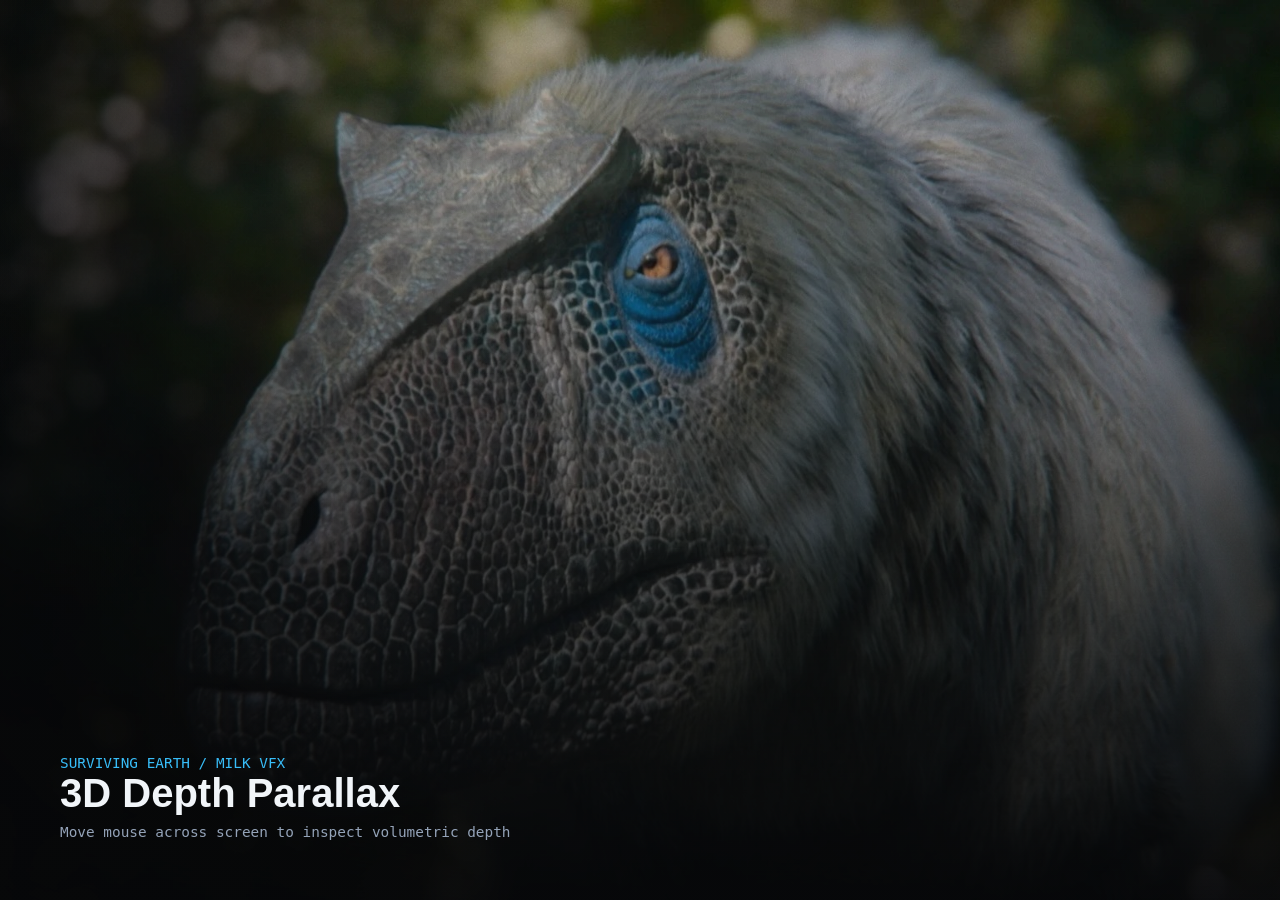
<file: test_parallax.html>
<!DOCTYPE html>
<html lang="en">
<head>
    <meta charset="UTF-8">
    <meta name="viewport" content="width=device-width, initial-scale=1.0">
    <title>3D Parallax Depth Test - Surviving Earth</title>
    <style>
        * { margin: 0; padding: 0; box-sizing: border-box; }
        body {
            background: #08090c;
            color: #fff;
            font-family: sans-serif;
            overflow: hidden;
            width: 100vw;
            height: 100vh;
            display: flex;
            align-items: center;
            justify-content: center;
        }
        #canvas-container {
            position: relative;
            width: 100vw;
            height: 100vh;
            overflow: hidden;
        }
        canvas {
            position: absolute;
            top: 0;
            left: 0;
            width: 100%;
            height: 100%;
            display: block;
        }
        .vignette {
            position: absolute;
            top: 0;
            left: 0;
            width: 100%;
            height: 100%;
            pointer-events: none;
            background: linear-gradient(to top, rgba(6, 7, 9, 0.95) 0%, rgba(6, 7, 9, 0.4) 60%, rgba(6, 7, 9, 0.2) 100%),
                        linear-gradient(to right, rgba(6, 7, 9, 0.8) 0%, transparent 40%);
        }
        .info {
            position: absolute;
            bottom: 60px;
            left: 60px;
            z-index: 10;
            pointer-events: none;
        }
        .info h1 {
            font-size: 2.5rem;
            margin-bottom: 8px;
            color: #f1f5f9;
        }
        .info p {
            color: #38bdf8;
            font-family: monospace;
            font-size: 0.9rem;
        }
    </style>
</head>
<body>
    <div id="canvas-container">
        <canvas id="parallax-canvas"></canvas>
        <div class="vignette"></div>
        <div class="info">
            <p>SURVIVING EARTH / MILK VFX</p>
            <h1>3D Depth Parallax</h1>
            <p style="color: #94a3b8; margin-top: 4px;">Move mouse across screen to inspect volumetric depth</p>
        </div>
    </div>

    <script>
        const canvas = document.getElementById('parallax-canvas');
        const gl = canvas.getContext('webgl', { antialias: true, alpha: false, depth: false });

        if (!gl) {
            console.error('WebGL not supported');
        }

        const vsSource = `
            attribute vec2 a_position;
            varying vec2 v_uv;
            void main() {
                v_uv = (a_position + 1.0) * 0.5;
                v_uv.y = 1.0 - v_uv.y;
                gl_Position = vec4(a_position, 0.0, 1.0);
            }
        `;

        const fsSource = `
            precision mediump float;
            varying vec2 v_uv;

            uniform sampler2D u_image;
            uniform sampler2D u_depth;
            uniform vec2 u_mouse;
            uniform vec2 u_resolution;
            uniform vec2 u_imageResolution;
            uniform float u_time;

            void main() {
                float canvasAspect = u_resolution.x / u_resolution.y;
                float imgAspect = u_imageResolution.x / u_imageResolution.y;
                vec2 ratio = vec2(
                    min(canvasAspect / imgAspect, 1.0),
                    min((1.0 / canvasAspect) / (1.0 / imgAspect), 1.0)
                );
                vec2 uv = (v_uv - 0.5) * ratio + 0.5;

                vec2 ambient = vec2(
                    sin(u_time * 0.5) * 0.001,
                    cos(u_time * 0.7) * 0.0008
                );

                vec2 mouseOffset = (u_mouse * 0.022 + ambient);

                float d = texture2D(u_depth, uv).r;
                float focus = 0.62;
                float depthFactor = (d - focus);

                vec2 offset = mouseOffset * depthFactor;
                float ca = 0.0012 * length(u_mouse);

                float r = texture2D(u_image, uv - offset - vec2(ca, 0.0)).r;
                float g = texture2D(u_image, uv - offset).g;
                float b = texture2D(u_image, uv - offset + vec2(ca, 0.0)).b;

                vec2 step = 1.0 / u_imageResolution;
                float dL = texture2D(u_depth, uv - vec2(step.x * 2.0, 0.0)).r;
                float dR = texture2D(u_depth, uv + vec2(step.x * 2.0, 0.0)).r;
                float dU = texture2D(u_depth, uv - vec2(0.0, step.y * 2.0)).r;
                float dD = texture2D(u_depth, uv + vec2(0.0, step.y * 2.0)).r;

                vec3 norm = normalize(vec3((dL - dR) * 2.5, (dU - dD) * 2.5, 1.0));
                vec3 light = normalize(vec3(-u_mouse.x * 0.7, u_mouse.y * 0.7, 0.9));
                float spec = pow(max(0.0, dot(norm, light)), 6.0) * 0.05 * d;

                gl_FragColor = vec4(vec3(r, g, b) + vec3(spec), 1.0);
            }
        `;

        function createShader(gl, type, source) {
            const shader = gl.createShader(type);
            gl.shaderSource(shader, source);
            gl.compileShader(shader);
            if (!gl.getShaderParameter(shader, gl.COMPILE_STATUS)) {
                console.error(gl.getShaderInfoLog(shader));
                gl.deleteShader(shader);
                return null;
            }
            return shader;
        }

        const vs = createShader(gl, gl.VERTEX_SHADER, vsSource);
        const fs = createShader(gl, gl.FRAGMENT_SHADER, fsSource);
        const program = gl.createProgram();
        gl.attachShader(program, vs);
        gl.attachShader(program, fs);
        gl.linkProgram(program);
        gl.useProgram(program);

        const posBuffer = gl.createBuffer();
        gl.bindBuffer(gl.ARRAY_BUFFER, posBuffer);
        gl.bufferData(gl.ARRAY_BUFFER, new Float32Array([
            -1, -1,
             1, -1,
            -1,  1,
            -1,  1,
             1, -1,
             1,  1
        ]), gl.STATIC_DRAW);

        const aPos = gl.getAttribLocation(program, 'a_position');
        gl.enableVertexAttribArray(aPos);
        gl.vertexAttribPointer(aPos, 2, gl.FLOAT, false, 0, 0);

        const uMouse = gl.getUniformLocation(program, 'u_mouse');
        const uRes = gl.getUniformLocation(program, 'u_resolution');
        const uImgRes = gl.getUniformLocation(program, 'u_imageResolution');
        const uTime = gl.getUniformLocation(program, 'u_time');
        const uImage = gl.getUniformLocation(program, 'u_image');
        const uDepth = gl.getUniformLocation(program, 'u_depth');

        gl.uniform1i(uImage, 0);
        gl.uniform1i(uDepth, 1);
        gl.uniform2f(uImgRes, 1920.0, 1080.0);

        function loadTexture(gl, url, unit) {
            const tex = gl.createTexture();
            gl.activeTexture(gl.TEXTURE0 + unit);
            gl.bindTexture(gl.TEXTURE_2D, tex);
            gl.texParameteri(gl.TEXTURE_2D, gl.TEXTURE_WRAP_S, gl.CLAMP_TO_EDGE);
            gl.texParameteri(gl.TEXTURE_2D, gl.TEXTURE_WRAP_T, gl.CLAMP_TO_EDGE);
            gl.texParameteri(gl.TEXTURE_2D, gl.TEXTURE_MIN_FILTER, gl.LINEAR);
            gl.texParameteri(gl.TEXTURE_2D, gl.TEXTURE_MAG_FILTER, gl.LINEAR);

            gl.texImage2D(gl.TEXTURE_2D, 0, gl.RGBA, 1, 1, 0, gl.RGBA, gl.UNSIGNED_BYTE, new Uint8Array([10, 12, 16, 255]));

            const img = new Image();
            img.crossOrigin = 'anonymous';
            img.onload = () => {
                gl.activeTexture(gl.TEXTURE0 + unit);
                gl.bindTexture(gl.TEXTURE_2D, tex);
                gl.texImage2D(gl.TEXTURE_2D, 0, gl.RGBA, gl.RGBA, gl.UNSIGNED_BYTE, img);
            };
            img.src = url;
            return tex;
        }

        loadTexture(gl, 'assets/images/surviving_earth_slide.jpg', 0);
        loadTexture(gl, 'assets/images/surviving_earth_depth.png', 1);

        let targetMouse = { x: 0, y: 0 };
        let currentMouse = { x: 0, y: 0 };

        window.addEventListener('mousemove', (e) => {
            targetMouse.x = (e.clientX / window.innerWidth) * 2 - 1;
            targetMouse.y = (e.clientY / window.innerHeight) * 2 - 1;
        });

        window.addEventListener('mouseleave', () => {
            targetMouse.x = 0;
            targetMouse.y = 0;
        });

        function resize() {
            canvas.width = window.innerWidth;
            canvas.height = window.innerHeight;
            gl.viewport(0, 0, canvas.width, canvas.height);
            gl.uniform2f(uRes, canvas.width, canvas.height);
        }
        window.addEventListener('resize', resize);
        resize();

        let startTime = performance.now();

        function render() {
            currentMouse.x += (targetMouse.x - currentMouse.x) * 0.05;
            currentMouse.y += (targetMouse.y - currentMouse.y) * 0.05;

            gl.uniform2f(uMouse, currentMouse.x, currentMouse.y);
            gl.uniform1f(uTime, (performance.now() - startTime) * 0.001);

            gl.drawArrays(gl.TRIANGLES, 0, 6);
            requestAnimationFrame(render);
        }
        requestAnimationFrame(render);
    </script>
</body>
</html>
</file>
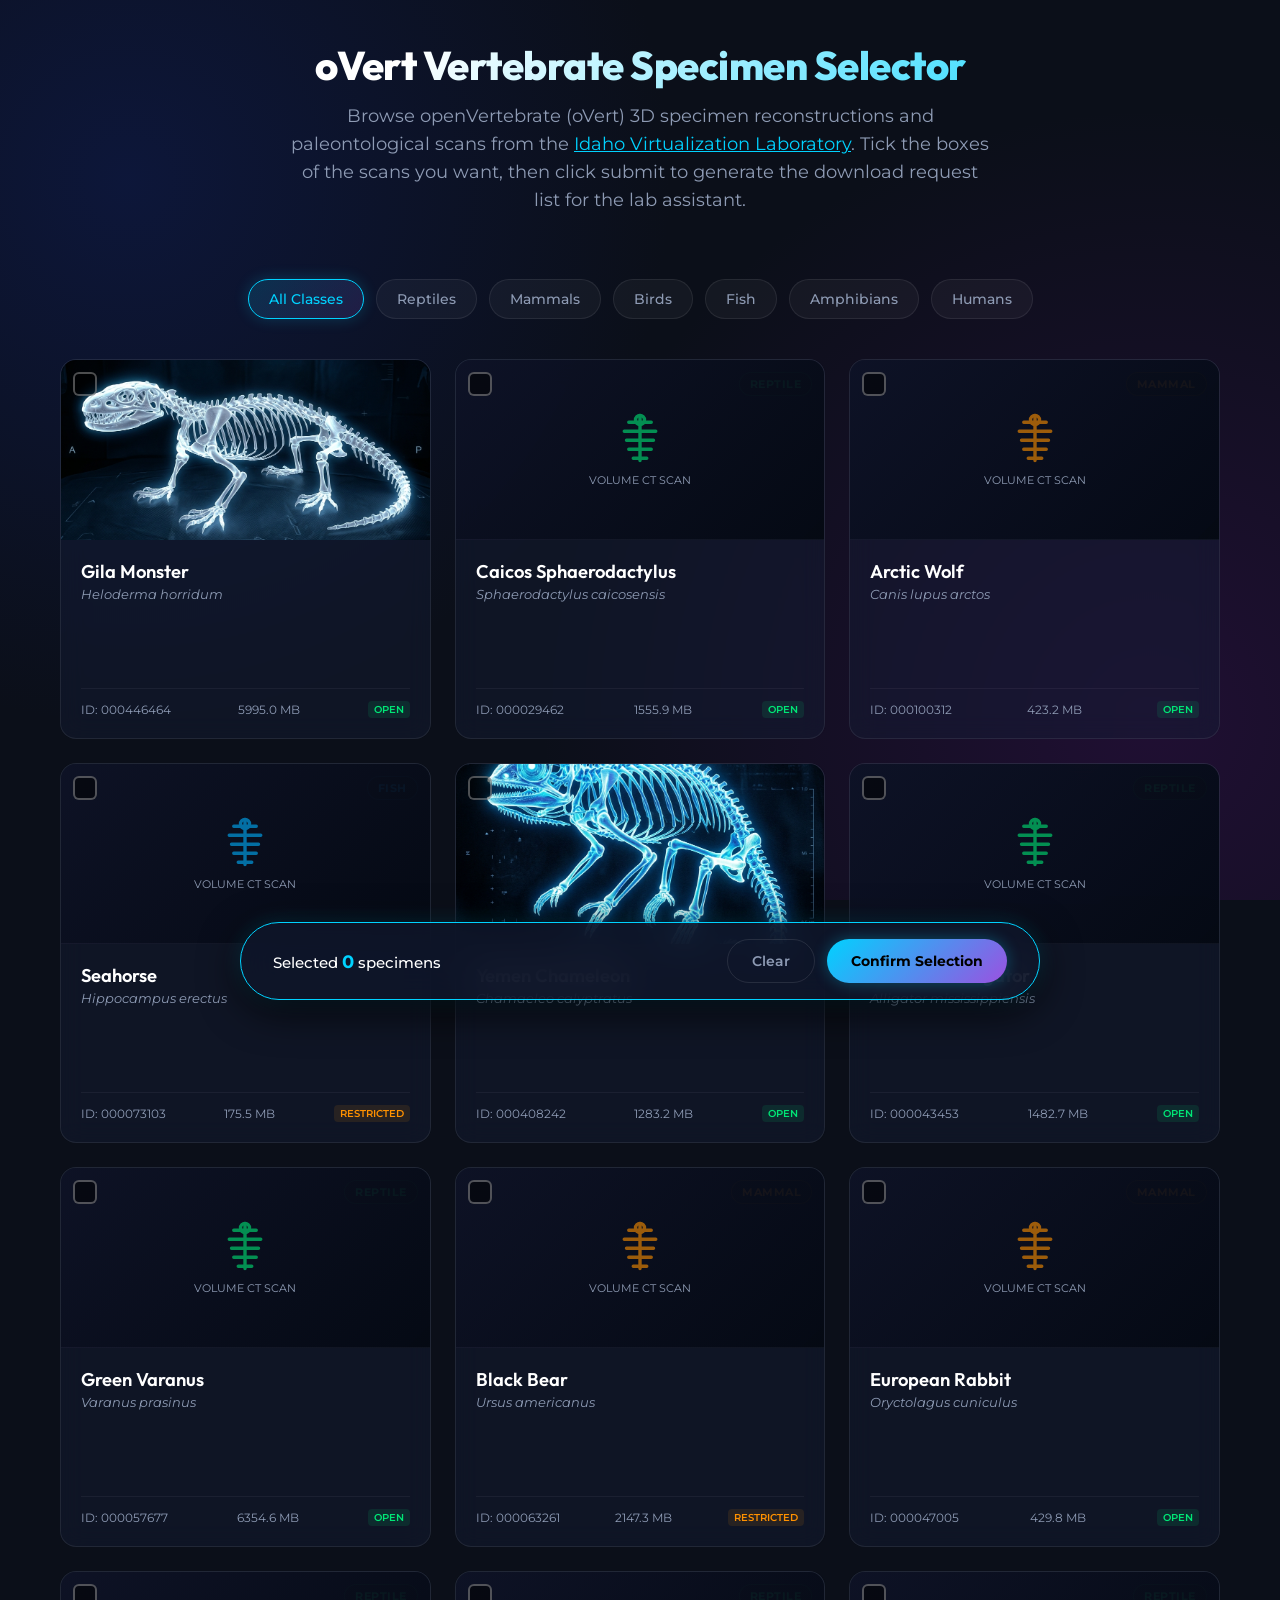
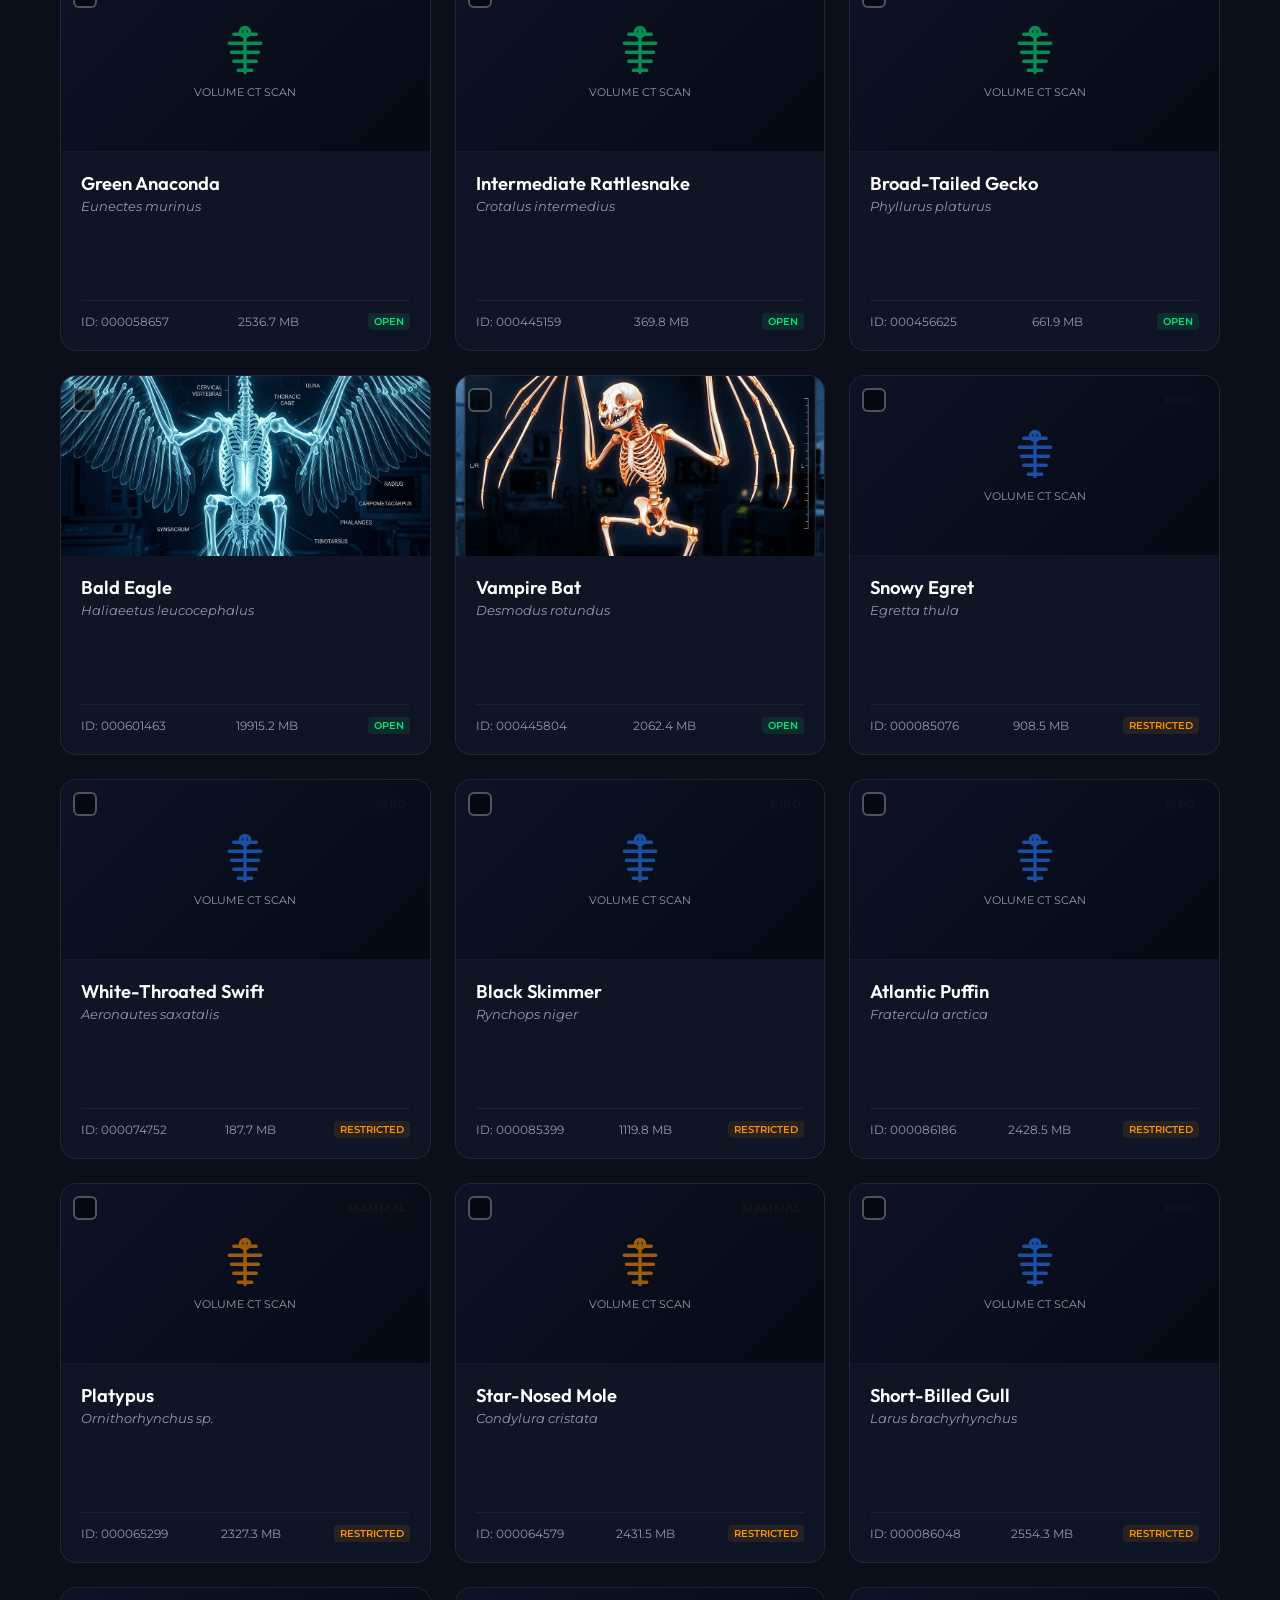
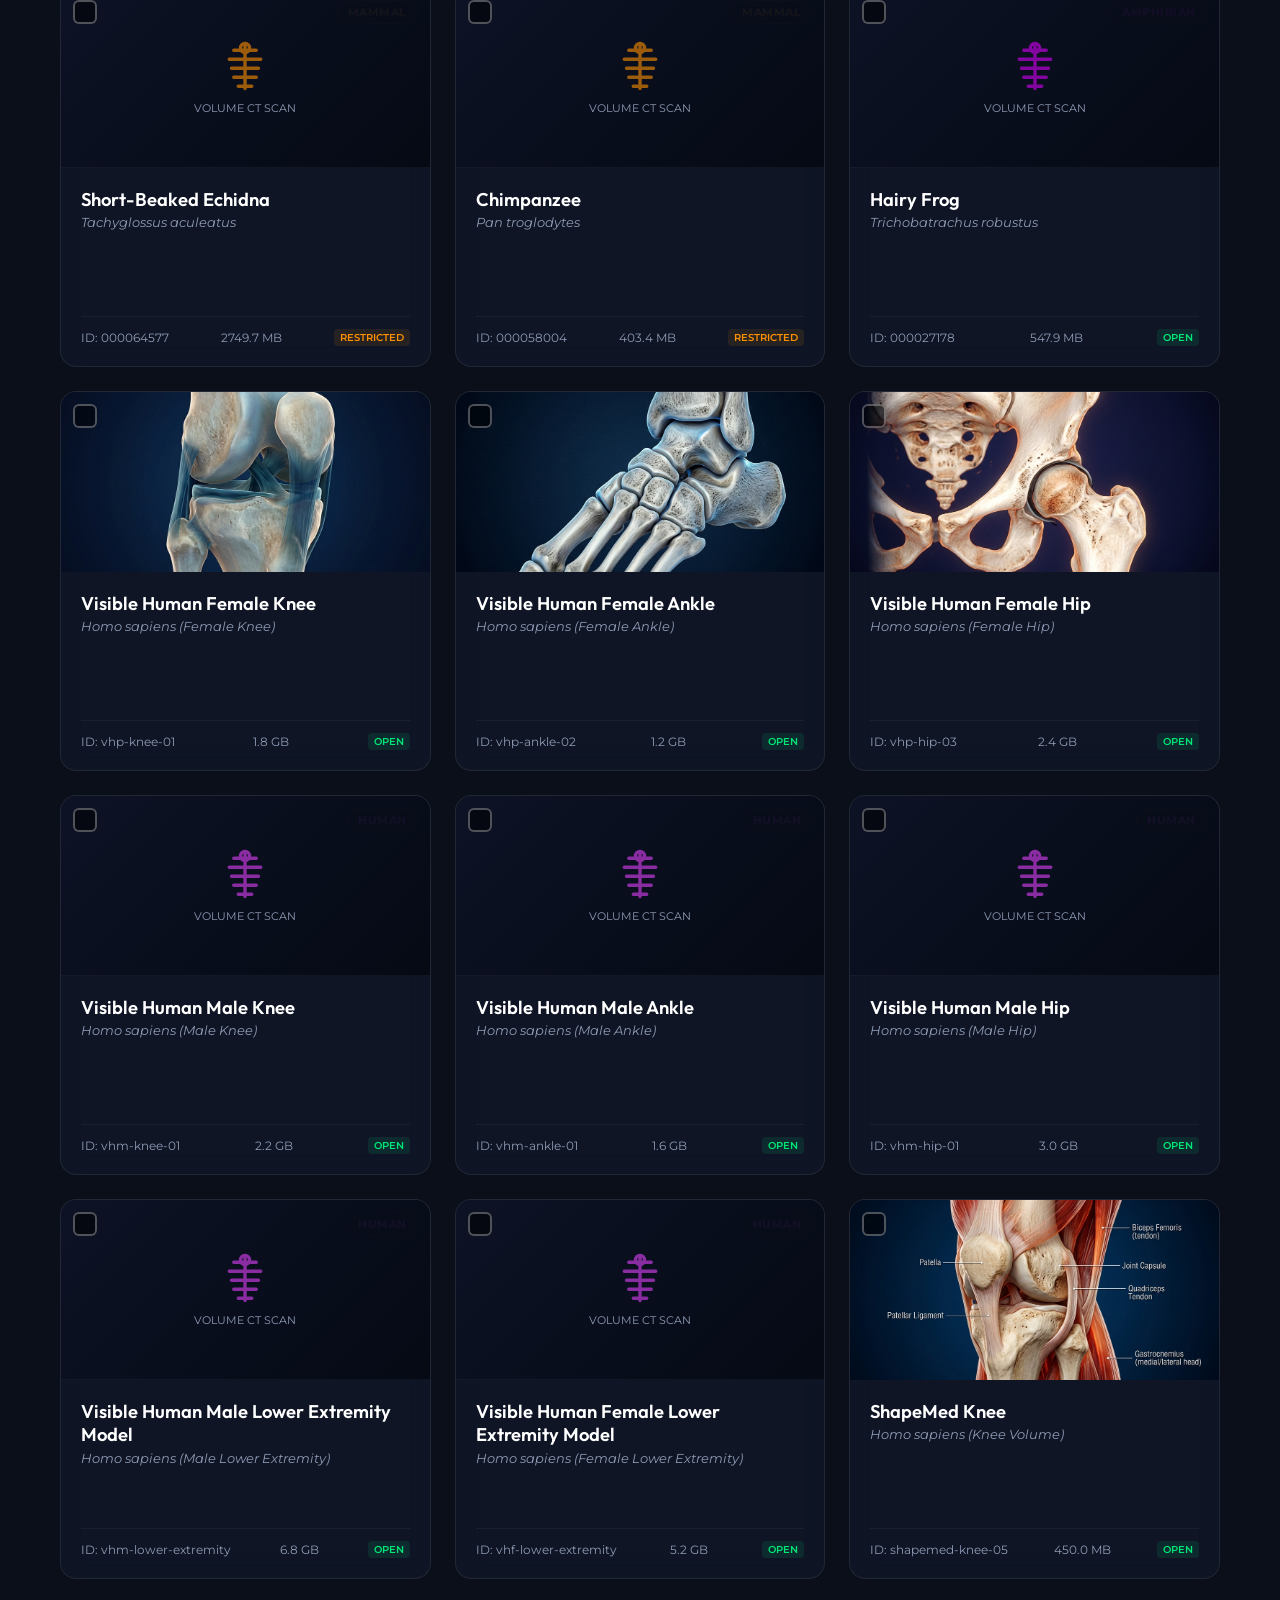
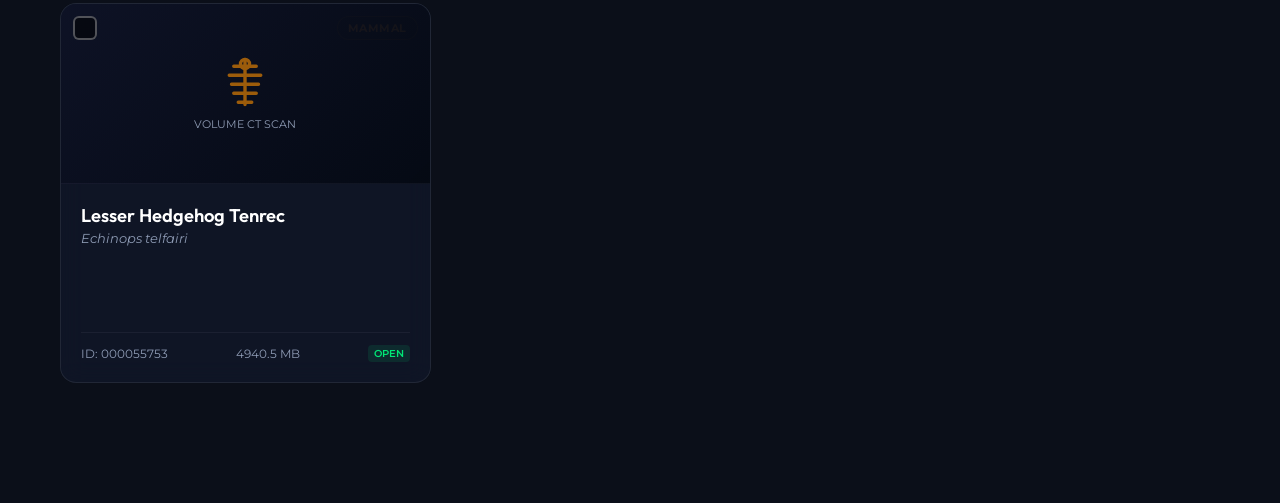
<file: anatomy/specimen_selector.html>
<!DOCTYPE html>
<html lang="en">
<head>
    <meta charset="UTF-8">
    <meta name="viewport" content="width=device-width, initial-scale=1.0">
    <title>oVert Vertebrate Scan Selector | Anatomy Lab</title>
    <!-- Google Fonts -->
    <link rel="preconnect" href="https://fonts.googleapis.com">
    <link rel="preconnect" href="https://fonts.gstatic.com" crossorigin>
    <link href="https://fonts.googleapis.com/css2?family=Montserrat:wght@300;400;500;600;700&family=Outfit:wght@300;400;500;600;700;800&display=swap" rel="stylesheet">
    <style>
        :root {
            --bg-color: #0b0f19;
            --card-bg: rgba(20, 30, 55, 0.45);
            --card-border: rgba(255, 255, 255, 0.08);
            --card-border-hover: rgba(0, 190, 255, 0.4);
            --text-primary: #ffffff;
            --text-secondary: #8e9bb4;
            --accent-blue: #00d2ff;
            --accent-purple: #9b51e0;
            --class-reptile: #00e676;
            --class-mammal: #ff9100;
            --class-bird: #2979ff;
            --class-fish: #00b0ff;
            --class-amphibian: #d500f9;
            --class-human: #e040fb;
        }

        * {
            box-sizing: border-box;
            margin: 0;
            padding: 0;
        }

        body {
            font-family: 'Montserrat', sans-serif;
            background-color: var(--bg-color);
            color: var(--text-primary);
            overflow-x: hidden;
            background-image: 
                radial-gradient(circle at 10% 20%, rgba(15, 30, 90, 0.5) 0%, transparent 40%),
                radial-gradient(circle at 90% 80%, rgba(80, 15, 110, 0.3) 0%, transparent 45%);
            background-attachment: fixed;
            min-height: 100/vh;
            padding-bottom: 120px;
        }

        header {
            padding: 40px 20px;
            text-align: center;
            max-width: 1200px;
            margin: 0 auto;
        }

        h1 {
            font-family: 'Outfit', sans-serif;
            font-size: 2.5rem;
            font-weight: 800;
            margin-bottom: 12px;
            letter-spacing: -0.5px;
            background: linear-gradient(135deg, #ffffff 30%, var(--accent-blue) 100%);
            -webkit-background-clip: text;
            -webkit-text-fill-color: transparent;
        }

        header p {
            color: var(--text-secondary);
            font-size: 1.1rem;
            font-weight: 400;
            max-width: 700px;
            margin: 0 auto 24px;
            line-height: 1.6;
        }

        .controls {
            display: flex;
            justify-content: center;
            gap: 12px;
            flex-wrap: wrap;
            margin-bottom: 40px;
            max-width: 1200px;
            margin: 0 auto 40px;
            padding: 0 20px;
        }

        .filter-btn {
            background: rgba(255, 255, 255, 0.04);
            border: 1px solid rgba(255, 255, 255, 0.08);
            padding: 10px 20px;
            border-radius: 30px;
            color: var(--text-secondary);
            font-family: 'Montserrat', sans-serif;
            font-size: 0.9rem;
            font-weight: 500;
            cursor: pointer;
            transition: all 0.3s cubic-bezier(0.25, 0.8, 0.25, 1);
        }

        .filter-btn:hover {
            color: var(--text-primary);
            background: rgba(255, 255, 255, 0.08);
            border-color: rgba(255, 255, 255, 0.2);
            transform: translateY(-2px);
        }

        .filter-btn.active {
            background: linear-gradient(135deg, rgba(0, 210, 255, 0.15), rgba(155, 81, 224, 0.15));
            border-color: var(--accent-blue);
            color: var(--accent-blue);
            box-shadow: 0 0 15px rgba(0, 210, 255, 0.2);
        }

        .grid-container {
            display: grid;
            grid-template-columns: repeat(auto-fill, minmax(280px, 1fr));
            gap: 24px;
            max-width: 1200px;
            margin: 0 auto;
            padding: 0 20px;
        }

        .specimen-card {
            background: var(--card-bg);
            border: 1px solid var(--card-border);
            border-radius: 16px;
            overflow: hidden;
            position: relative;
            cursor: pointer;
            backdrop-filter: blur(12px);
            -webkit-backdrop-filter: blur(12px);
            transition: all 0.4s cubic-bezier(0.25, 0.8, 0.25, 1);
            display: flex;
            flex-direction: column;
            height: 380px;
        }

        .specimen-card:hover {
            transform: translateY(-8px) scale(1.02);
            border-color: var(--card-border-hover);
            box-shadow: 0 12px 30px rgba(0, 0, 0, 0.5), 0 0 20px rgba(0, 210, 255, 0.15);
        }

        .specimen-card.selected {
            border-color: var(--accent-blue);
            background: rgba(0, 30, 70, 0.45);
            box-shadow: 0 0 25px rgba(0, 210, 255, 0.25);
        }

        .image-container {
            width: 100%;
            height: 180px;
            background-color: rgba(0, 0, 0, 0.3);
            position: relative;
            display: flex;
            align-items: center;
            justify-content: center;
            overflow: hidden;
        }

        .image-container img {
            width: 100%;
            height: 100%;
            object-fit: cover;
            transition: transform 0.6s ease;
        }

        .specimen-card:hover .image-container img {
            transform: scale(1.08);
        }

        .placeholder-image {
            width: 100%;
            height: 100%;
            display: flex;
            flex-direction: column;
            align-items: center;
            justify-content: center;
            background: linear-gradient(135deg, rgba(15, 20, 40, 0.9), rgba(5, 10, 20, 0.95));
            border-bottom: 1px solid rgba(255, 255, 255, 0.03);
            position: relative;
        }

        .placeholder-image svg {
            width: 54px;
            height: 54px;
            margin-bottom: 8px;
            opacity: 0.6;
            transition: all 0.3s ease;
        }

        .specimen-card:hover .placeholder-image svg {
            transform: scale(1.1);
            opacity: 0.9;
        }

        .class-badge {
            position: absolute;
            top: 12px;
            right: 12px;
            padding: 4px 10px;
            border-radius: 12px;
            font-size: 0.7rem;
            font-weight: 700;
            text-transform: uppercase;
            letter-spacing: 0.5px;
            backdrop-filter: blur(8px);
            background: rgba(0, 0, 0, 0.6);
        }

        .badge-reptile { color: var(--class-reptile); border: 1px solid rgba(0, 230, 118, 0.3); }
        .badge-mammal { color: var(--class-mammal); border: 1px solid rgba(255, 145, 0, 0.3); }
        .badge-bird { color: var(--class-bird); border: 1px solid rgba(41, 121, 255, 0.3); }
        .badge-fish { color: var(--class-fish); border: 1px solid rgba(0, 176, 255, 0.3); }
        .badge-amphibian { color: var(--class-amphibian); border: 1px solid rgba(213, 0, 249, 0.3); }
        .badge-human { color: var(--class-human); border: 1px solid rgba(224, 64, 251, 0.3); }

        .checkbox-overlay {
            position: absolute;
            top: 12px;
            left: 12px;
            z-index: 10;
        }

        .checkbox-overlay input[type="checkbox"] {
            appearance: none;
            -webkit-appearance: none;
            width: 24px;
            height: 24px;
            border: 2px solid rgba(255, 255, 255, 0.3);
            border-radius: 6px;
            background: rgba(0, 0, 0, 0.5);
            cursor: pointer;
            display: flex;
            align-items: center;
            justify-content: center;
            transition: all 0.2s ease;
        }

        .checkbox-overlay input[type="checkbox"]:checked {
            background: var(--accent-blue);
            border-color: var(--accent-blue);
            box-shadow: 0 0 10px rgba(0, 210, 255, 0.5);
        }

        .checkbox-overlay input[type="checkbox"]:checked::after {
            content: '✓';
            color: black;
            font-size: 14px;
            font-weight: 900;
        }

        .card-content {
            padding: 20px;
            display: flex;
            flex-direction: column;
            justify-content: space-between;
            flex-grow: 1;
        }

        .card-title {
            font-family: 'Outfit', sans-serif;
            font-size: 1.15rem;
            font-weight: 600;
            margin-bottom: 4px;
            line-height: 1.3;
            color: var(--text-primary);
        }

        .card-sub {
            font-size: 0.8rem;
            font-style: italic;
            color: var(--text-secondary);
            margin-bottom: 12px;
        }

        .card-info {
            display: flex;
            justify-content: space-between;
            align-items: center;
            font-size: 0.75rem;
            border-top: 1px solid rgba(255, 255, 255, 0.05);
            padding-top: 12px;
            color: var(--text-secondary);
        }

        .card-info span {
            display: flex;
            align-items: center;
            gap: 4px;
        }

        .visibility-badge {
            padding: 2px 6px;
            border-radius: 4px;
            font-size: 0.65rem;
            font-weight: 600;
            text-transform: uppercase;
        }

        .vis-open {
            background: rgba(0, 230, 118, 0.1);
            color: var(--class-reptile);
        }

        .vis-restricted {
            background: rgba(255, 145, 0, 0.1);
            color: var(--class-mammal);
        }

        /* Float Bar for selection */
        .selection-bar {
            position: fixed;
            bottom: -100px;
            left: 50%;
            transform: translateX(-50%);
            width: 90%;
            max-width: 800px;
            background: rgba(15, 22, 42, 0.85);
            border: 1px solid var(--accent-blue);
            border-radius: 50px;
            padding: 16px 32px;
            box-shadow: 0 10px 40px rgba(0, 0, 0, 0.8), 0 0 20px rgba(0, 210, 255, 0.2);
            backdrop-filter: blur(20px);
            -webkit-backdrop-filter: blur(20px);
            z-index: 1000;
            display: flex;
            justify-content: space-between;
            align-items: center;
            transition: bottom 0.5s cubic-bezier(0.25, 0.8, 0.25, 1);
        }

        .selection-bar.show {
            bottom: 30px;
        }

        .selection-text {
            font-weight: 500;
            font-size: 0.95rem;
        }

        .selection-text span {
            color: var(--accent-blue);
            font-weight: 700;
            font-size: 1.1rem;
        }

        .action-btns {
            display: flex;
            gap: 12px;
        }

        .action-btn {
            padding: 12px 24px;
            border-radius: 30px;
            font-family: 'Montserrat', sans-serif;
            font-size: 0.9rem;
            font-weight: 600;
            cursor: pointer;
            border: none;
            transition: all 0.2s ease;
        }

        .btn-cancel {
            background: transparent;
            color: var(--text-secondary);
            border: 1px solid rgba(255, 255, 255, 0.1);
        }

        .btn-cancel:hover {
            color: var(--text-primary);
            border-color: rgba(255, 255, 255, 0.3);
        }

        .btn-submit {
            background: linear-gradient(135deg, var(--accent-blue), var(--accent-purple));
            color: black;
            font-weight: 700;
            box-shadow: 0 0 15px rgba(0, 210, 255, 0.3);
        }

        .btn-submit:hover {
            transform: translateY(-2px);
            box-shadow: 0 0 25px rgba(0, 210, 255, 0.5);
        }

        /* Modal styling */
        .modal {
            position: fixed;
            top: 0;
            left: 0;
            width: 100%;
            height: 100%;
            background: rgba(0, 0, 0, 0.85);
            backdrop-filter: blur(8px);
            z-index: 2000;
            display: flex;
            align-items: center;
            justify-content: center;
            opacity: 0;
            pointer-events: none;
            transition: opacity 0.3s ease;
        }

        .modal.show {
            opacity: 1;
            pointer-events: auto;
        }

        .modal-content {
            background: rgba(15, 25, 50, 0.95);
            border: 1px solid var(--accent-blue);
            border-radius: 20px;
            padding: 32px;
            width: 90%;
            max-width: 600px;
            box-shadow: 0 20px 50px rgba(0,0,0,0.8);
            position: relative;
            text-align: center;
        }

        .modal-title {
            font-family: 'Outfit', sans-serif;
            font-size: 1.8rem;
            font-weight: 700;
            margin-bottom: 16px;
            color: var(--accent-blue);
        }

        .modal-text {
            color: var(--text-secondary);
            font-size: 0.95rem;
            margin-bottom: 24px;
            line-height: 1.6;
        }

        .code-box {
            background: rgba(0, 0, 0, 0.5);
            border: 1px solid rgba(255, 255, 255, 0.1);
            padding: 16px;
            border-radius: 8px;
            font-family: monospace;
            font-size: 0.9rem;
            color: var(--accent-blue);
            text-align: left;
            overflow-x: auto;
            margin-bottom: 24px;
            user-select: all;
            white-space: pre-wrap;
            word-break: break-all;
        }

        .close-modal-btn {
            position: absolute;
            top: 16px;
            right: 16px;
            background: transparent;
            border: none;
            color: var(--text-secondary);
            font-size: 1.5rem;
            cursor: pointer;
        }

        .close-modal-btn:hover {
            color: var(--text-primary);
        }

        .btn-copy {
            background: var(--accent-blue);
            color: black;
            font-weight: 700;
            padding: 10px 24px;
            border-radius: 20px;
            border: none;
            cursor: pointer;
            transition: all 0.2s ease;
        }

        .btn-copy:hover {
            transform: translateY(-2px);
            box-shadow: 0 0 15px rgba(0, 210, 255, 0.4);
        }
    </style>
</head>
<body>

    <header>
        <h1>oVert Vertebrate Specimen Selector</h1>
        <p>Browse openVertebrate (oVert) 3D specimen reconstructions and paleontological scans from the <a href="https://sketchfab.com/ivlpaleontology" target="_blank" style="color: var(--accent-blue); text-decoration: underline;">Idaho Virtualization Laboratory</a>. Tick the boxes of the scans you want, then click submit to generate the download request list for the lab assistant.</p>
    </header>

    <div class="controls">
        <button class="filter-btn active" onclick="filterClass('all')">All Classes</button>
        <button class="filter-btn" onclick="filterClass('reptile')">Reptiles</button>
        <button class="filter-btn" onclick="filterClass('mammal')">Mammals</button>
        <button class="filter-btn" onclick="filterClass('bird')">Birds</button>
        <button class="filter-btn" onclick="filterClass('fish')">Fish</button>
        <button class="filter-btn" onclick="filterClass('amphibian')">Amphibians</button>
        <button class="filter-btn" onclick="filterClass('human')">Humans</button>
    </div>

    <div class="grid-container" id="specimens-grid">
        <!-- Dynamic Cards Inserted Here -->
    </div>

    <div class="selection-bar" id="selection-bar">
        <div class="selection-text">
            Selected <span id="selected-count">0</span> specimens
        </div>
        <div class="action-btns">
            <button class="action-btn btn-cancel" onclick="clearSelection()">Clear</button>
            <button class="action-btn btn-submit" onclick="submitSelection()">Confirm Selection</button>
        </div>
    </div>

    <div class="modal" id="download-modal">
        <div class="modal-content">
            <button class="close-modal-btn" onclick="closeModal()">×</button>
            <div class="modal-title">Selection Confirmed!</div>
            <div class="modal-text">Copy the generated code block below and paste it in the chat window. The AI assistant will instantly start downloading and optimizing the chosen specimens for the lab.</div>
            <div class="code-box" id="code-box"></div>
            <button class="btn-copy" onclick="copyCode()">Copy Code to Clipboard</button>
        </div>
    </div>

    <script>
                const specimens = [
            {
                "id": "000446464",
                "title": "Gila Monster",
                "taxonomy": "Heloderma horridum",
                "class": "reptile",
                "size": "5995.0 MB",
                "visibility": "open",
                "image": "images/gila_monster_ct_thumbnail.png"
            },
            {
                "id": "000029462",
                "title": "Caicos Sphaerodactylus",
                "taxonomy": "Sphaerodactylus caicosensis",
                "class": "reptile",
                "size": "1555.9 MB",
                "visibility": "open",
                "image": ""
            },
            {
                "id": "000100312",
                "title": "Arctic Wolf",
                "taxonomy": "Canis lupus arctos",
                "class": "mammal",
                "size": "423.2 MB",
                "visibility": "open",
                "image": ""
            },
            {
                "id": "000073103",
                "title": "Seahorse",
                "taxonomy": "Hippocampus erectus",
                "class": "fish",
                "size": "175.5 MB",
                "visibility": "restricted_download",
                "image": ""
            },
            {
                "id": "000408242",
                "title": "Yemen Chameleon",
                "taxonomy": "Chamaeleo calyptratus",
                "class": "reptile",
                "size": "1283.2 MB",
                "visibility": "open",
                "image": "images/chameleon_ct_thumbnail.png"
            },
            {
                "id": "000043453",
                "title": "American Alligator",
                "taxonomy": "Alligator mississippiensis",
                "class": "reptile",
                "size": "1482.7 MB",
                "visibility": "open",
                "image": ""
            },
            {
                "id": "000057677",
                "title": "Green Varanus",
                "taxonomy": "Varanus prasinus",
                "class": "reptile",
                "size": "6354.6 MB",
                "visibility": "open",
                "image": ""
            },
            {
                "id": "000063261",
                "title": "Black Bear",
                "taxonomy": "Ursus americanus",
                "class": "mammal",
                "size": "2147.3 MB",
                "visibility": "restricted_download",
                "image": ""
            },
            {
                "id": "000047005",
                "title": "European Rabbit",
                "taxonomy": "Oryctolagus cuniculus",
                "class": "mammal",
                "size": "429.8 MB",
                "visibility": "open",
                "image": ""
            },
            {
                "id": "000058657",
                "title": "Green Anaconda",
                "taxonomy": "Eunectes murinus",
                "class": "reptile",
                "size": "2536.7 MB",
                "visibility": "open",
                "image": ""
            },
            {
                "id": "000445159",
                "title": "Intermediate Rattlesnake",
                "taxonomy": "Crotalus intermedius",
                "class": "reptile",
                "size": "369.8 MB",
                "visibility": "open",
                "image": ""
            },
            {
                "id": "000456625",
                "title": "Broad-Tailed Gecko",
                "taxonomy": "Phyllurus platurus",
                "class": "reptile",
                "size": "661.9 MB",
                "visibility": "open",
                "image": ""
            },
            {
                "id": "000601463",
                "title": "Bald Eagle",
                "taxonomy": "Haliaeetus leucocephalus",
                "class": "bird",
                "size": "19915.2 MB",
                "visibility": "open",
                "image": "images/bald_eagle_ct_thumbnail.png"
            },
            {
                "id": "000445804",
                "title": "Vampire Bat",
                "taxonomy": "Desmodus rotundus",
                "class": "mammal",
                "size": "2062.4 MB",
                "visibility": "open",
                "image": "images/vampire_bat_ct_thumbnail.png"
            },
            {
                "id": "000085076",
                "title": "Snowy Egret",
                "taxonomy": "Egretta thula",
                "class": "bird",
                "size": "908.5 MB",
                "visibility": "restricted_download",
                "image": ""
            },
            {
                "id": "000074752",
                "title": "White-Throated Swift",
                "taxonomy": "Aeronautes saxatalis",
                "class": "bird",
                "size": "187.7 MB",
                "visibility": "restricted_download",
                "image": ""
            },
            {
                "id": "000085399",
                "title": "Black Skimmer",
                "taxonomy": "Rynchops niger",
                "class": "bird",
                "size": "1119.8 MB",
                "visibility": "restricted_download",
                "image": ""
            },
            {
                "id": "000086186",
                "title": "Atlantic Puffin",
                "taxonomy": "Fratercula arctica",
                "class": "bird",
                "size": "2428.5 MB",
                "visibility": "restricted_download",
                "image": ""
            },
            {
                "id": "000065299",
                "title": "Platypus",
                "taxonomy": "Ornithorhynchus sp.",
                "class": "mammal",
                "size": "2327.3 MB",
                "visibility": "restricted_download",
                "image": ""
            },
            {
                "id": "000064579",
                "title": "Star-Nosed Mole",
                "taxonomy": "Condylura cristata",
                "class": "mammal",
                "size": "2431.5 MB",
                "visibility": "restricted_download",
                "image": ""
            },
            {
                "id": "000086048",
                "title": "Short-Billed Gull",
                "taxonomy": "Larus brachyrhynchus",
                "class": "bird",
                "size": "2554.3 MB",
                "visibility": "restricted_download",
                "image": ""
            },
            {
                "id": "000064577",
                "title": "Short-Beaked Echidna",
                "taxonomy": "Tachyglossus aculeatus",
                "class": "mammal",
                "size": "2749.7 MB",
                "visibility": "restricted_download",
                "image": ""
            },
            {
                "id": "000058004",
                "title": "Chimpanzee",
                "taxonomy": "Pan troglodytes",
                "class": "mammal",
                "size": "403.4 MB",
                "visibility": "restricted_download",
                "image": ""
            },
            {
                "id": "000027178",
                "title": "Hairy Frog",
                "taxonomy": "Trichobatrachus robustus",
                "class": "amphibian",
                "size": "547.9 MB",
                "visibility": "open",
                "image": ""
            },
            {
                "id": "vhp-knee-01",
                "title": "Visible Human Female Knee",
                "taxonomy": "Homo sapiens (Female Knee)",
                "class": "human",
                "size": "1.8 GB",
                "visibility": "open",
                "image": "images/vhp_knee_thumbnail.png"
            },
            {
                "id": "vhp-ankle-02",
                "title": "Visible Human Female Ankle",
                "taxonomy": "Homo sapiens (Female Ankle)",
                "class": "human",
                "size": "1.2 GB",
                "visibility": "open",
                "image": "images/vhp_ankle_thumbnail.png"
            },
            {
                "id": "vhp-hip-03",
                "title": "Visible Human Female Hip",
                "taxonomy": "Homo sapiens (Female Hip)",
                "class": "human",
                "size": "2.4 GB",
                "visibility": "open",
                "image": "images/vhp_hip_thumbnail.png"
            },
            {
                "id": "vhm-knee-01",
                "title": "Visible Human Male Knee",
                "taxonomy": "Homo sapiens (Male Knee)",
                "class": "human",
                "size": "2.2 GB",
                "visibility": "open",
                "image": ""
            },
            {
                "id": "vhm-ankle-01",
                "title": "Visible Human Male Ankle",
                "taxonomy": "Homo sapiens (Male Ankle)",
                "class": "human",
                "size": "1.6 GB",
                "visibility": "open",
                "image": ""
            },
            {
                "id": "vhm-hip-01",
                "title": "Visible Human Male Hip",
                "taxonomy": "Homo sapiens (Male Hip)",
                "class": "human",
                "size": "3.0 GB",
                "visibility": "open",
                "image": ""
            },
            {
                "id": "vhm-lower-extremity",
                "title": "Visible Human Male Lower Extremity Model",
                "taxonomy": "Homo sapiens (Male Lower Extremity)",
                "class": "human",
                "size": "6.8 GB",
                "visibility": "open",
                "image": ""
            },
            {
                "id": "vhf-lower-extremity",
                "title": "Visible Human Female Lower Extremity Model",
                "taxonomy": "Homo sapiens (Female Lower Extremity)",
                "class": "human",
                "size": "5.2 GB",
                "visibility": "open",
                "image": ""
            },
            {
                "id": "shapemed-knee-05",
                "title": "ShapeMed Knee",
                "taxonomy": "Homo sapiens (Knee Volume)",
                "class": "human",
                "size": "450.0 MB",
                "visibility": "open",
                "image": "images/shapemed_knee_thumbnail.png"
            },
            {
                "id": "000055753",
                "title": "Lesser Hedgehog Tenrec",
                "taxonomy": "Echinops telfairi",
                "class": "mammal",
                "size": "4940.5 MB",
                "visibility": "open",
                "image": ""
            }
        ];

        let selectedIds = new Set();

        function getPlaceholderSVG(classType) {
            let color = 'var(--accent-blue)';
            if (classType === 'reptile') color = 'var(--class-reptile)';
            if (classType === 'mammal') color = 'var(--class-mammal)';
            if (classType === 'bird') color = 'var(--class-bird)';
            if (classType === 'fish') color = 'var(--class-fish)';
            if (classType === 'amphibian') color = 'var(--class-amphibian)';
            if (classType === 'human') color = 'var(--class-human)';

            return `<svg viewBox="0 0 24 24" fill="none" stroke="${color}" stroke-width="1.5" stroke-linecap="round" stroke-linejoin="round">
                <path d="M12 2v20M17 5H7M19 9H5M18 13H6M17 17H7M15 21H9"/>
                <circle cx="12" cy="4" r="2" fill="none"/>
            </svg>`;
        }

        function buildGrid() {
            const grid = document.getElementById('specimens-grid');
            grid.innerHTML = '';

            specimens.forEach(spec => {
                const card = document.createElement('div');
                card.className = `specimen-card ${selectedIds.has(spec.id) ? 'selected' : ''}`;
                card.setAttribute('data-id', spec.id);
                card.setAttribute('data-class', spec.class);
                card.onclick = (e) => toggleSelect(e, spec.id);

                let mediaContent = '';
                if (spec.image) {
                    mediaContent = `<img src="${spec.image}" alt="${spec.title}">`;
                } else {
                    mediaContent = `<div class="placeholder-image">
                        ${getPlaceholderSVG(spec.class)}
                        <span style="font-size: 0.7rem; color: var(--text-secondary); text-transform: uppercase;">Volume CT Scan</span>
                    </div>`;
                }

                card.innerHTML = `
                    <div class="checkbox-overlay">
                        <input type="checkbox" id="check-${spec.id}" ${selectedIds.has(spec.id) ? 'checked' : ''} onclick="event.stopPropagation(); toggleSelect(event, '${spec.id}')">
                    </div>
                    <div class="class-badge badge-${spec.class}">${spec.class}</div>
                    <div class="image-container">
                        ${mediaContent}
                    </div>
                    <div class="card-content">
                        <div>
                            <div class="card-title">${spec.title}</div>
                            <div class="card-sub">${spec.taxonomy}</div>
                        </div>
                        <div class="card-info">
                            <span>ID: ${spec.id}</span>
                            <span>${spec.size}</span>
                            <span class="visibility-badge ${spec.visibility === 'open' ? 'vis-open' : 'vis-restricted'}">
                                ${spec.visibility === 'open' ? 'open' : 'restricted'}
                            </span>
                        </div>
                    </div>
                `;
                grid.appendChild(card);
            });
        }

        function toggleSelect(e, id) {
            // Prevent duplicate toggling if triggered from checkbox click
            if (e.target.type === 'checkbox') {
                if (e.target.checked) {
                    selectedIds.add(id);
                } else {
                    selectedIds.delete(id);
                }
            } else {
                const check = document.getElementById(`check-${id}`);
                if (selectedIds.has(id)) {
                    selectedIds.delete(id);
                    check.checked = false;
                } else {
                    selectedIds.add(id);
                    check.checked = true;
                }
            }

            // Update card UI class
            const cards = document.querySelectorAll('.specimen-card');
            cards.forEach(card => {
                if (card.getAttribute('data-id') === id) {
                    if (selectedIds.has(id)) {
                        card.classList.add('selected');
                    } else {
                        card.classList.remove('selected');
                    }
                }
            });

            updateBar();
        }

        function updateBar() {
            const bar = document.getElementById('selection-bar');
            const countSpan = document.getElementById('selected-count');
            countSpan.textContent = selectedIds.size;

            if (selectedIds.size > 0) {
                bar.classList.add('show');
            } else {
                bar.classList.remove('show');
            }
        }

        function clearSelection() {
            selectedIds.clear();
            const checkboxes = document.querySelectorAll('.checkbox-overlay input');
            checkboxes.forEach(c => c.checked = false);
            const cards = document.querySelectorAll('.specimen-card');
            cards.forEach(c => c.classList.remove('selected'));
            updateBar();
        }

        function filterClass(classFilter) {
            // Update active button
            const btns = document.querySelectorAll('.filter-btn');
            btns.forEach(btn => btn.classList.remove('active'));
            event.target.classList.add('active');

            const cards = document.querySelectorAll('.specimen-card');
            cards.forEach(card => {
                const c = card.getAttribute('data-class');
                if (classFilter === 'all' || c === classFilter) {
                    card.style.display = 'flex';
                } else {
                    card.style.display = 'none';
                }
            });
        }

        function submitSelection() {
            const modal = document.getElementById('download-modal');
            const codeBox = document.getElementById('code-box');
            
            const selectedList = [];
            selectedIds.forEach(id => {
                const spec = specimens.find(s => s.id === id);
                if (spec) {
                    selectedList.push({ id: spec.id, title: spec.title, taxonomy: spec.taxonomy });
                }
            });

            const textOutput = `DOWNLOAD_VERT_SCANS: ${JSON.stringify(selectedList, null, 2)}`;
            codeBox.textContent = textOutput;
            modal.classList.add('show');
        }

        function closeModal() {
            document.getElementById('download-modal').classList.remove('show');
        }

        function copyCode() {
            const codeBox = document.getElementById('code-box');
            navigator.clipboard.writeText(codeBox.textContent).then(() => {
                const copyBtn = document.querySelector('.btn-copy');
                const origText = copyBtn.textContent;
                copyBtn.textContent = 'Copied Successfully!';
                copyBtn.style.background = 'var(--class-reptile)';
                setTimeout(() => {
                    copyBtn.textContent = origText;
                    copyBtn.style.background = 'var(--accent-blue)';
                }, 2000);
            });
        }

        // Initialize grid
        buildGrid();
    </script>
</body>
</html>
</file>
